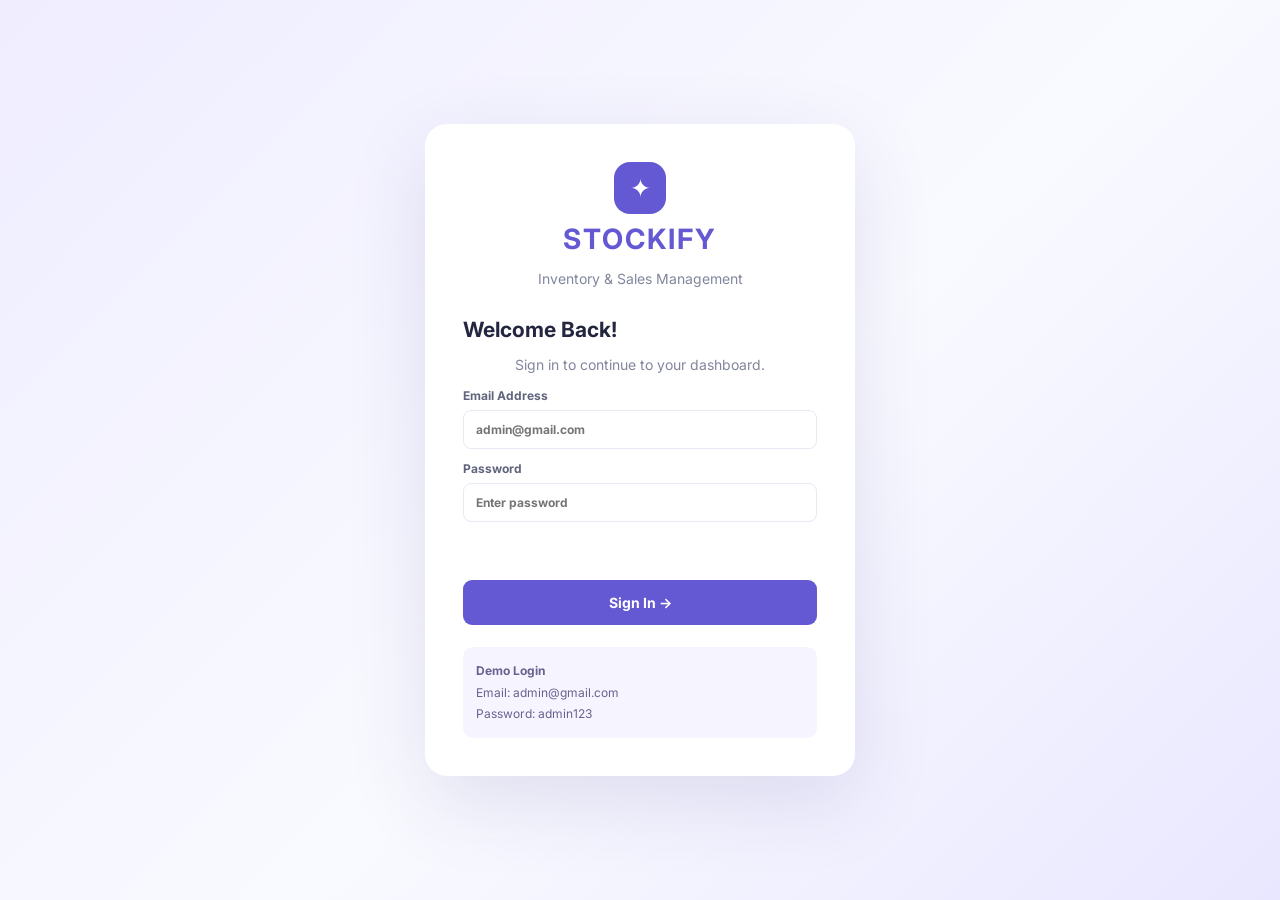
<file: Day-29/index.html>
<!DOCTYPE html>
<html lang="en">
<head>
  <meta charset="UTF-8">
  <meta name="viewport" content="width=device-width, initial-scale=1.0">
  <title>Stockify | Dashboard</title>
  <link rel="stylesheet" href="css/style.css">
</head>
<body>
  <aside class="sidebar">
    <h2 class="brand">✦ STOCKIFY</h2>
    <p class="side-label">MAIN MENU</p>
    <a class="active" href="index.html">▦ Dashboard</a>
    <a href="sales.html">▤ Sales Management</a>
    <a href="reports.html">▥ Reports</a>
    <p class="side-label">MANAGEMENT</p>
    <a href="#products">▣ Products</a>
    <a href="#categories">▦ Categories</a>
    <a href="#suppliers">♙ Suppliers</a>
    <a href="#activity">◷ Activity Log</a>
    <button class="logout-link" onclick="logout()">⇥ Logout</button>
  </aside>

  <main class="main">
    <header class="topbar">
      <div><h1>Dashboard</h1><p>Welcome back! Here's your business overview.</p></div>
      <div class="top-actions"><span id="todayDate"></span><button class="btn" onclick="logout()">Logout</button></div>
    </header>

    <section class="stats-grid">
      <article class="stat-card"><span class="stat-icon purple">▣</span><p>Total Products</p><h2 id="dashProducts">0</h2></article>
      <article class="stat-card"><span class="stat-icon blue">▤</span><p>Stock Units</p><h2 id="dashStock">0</h2></article>
      <article class="stat-card"><span class="stat-icon green">₹</span><p>Inventory Value</p><h2 id="dashValue">₹0</h2></article>
      <article class="stat-card"><span class="stat-icon orange">!</span><p>Low Stock</p><h2 id="dashLow">0</h2></article>
      <article class="stat-card"><span class="stat-icon pink">↗</span><p>Total Sales</p><h2 id="dashSales">0</h2></article>
      <article class="stat-card"><span class="stat-icon teal">₹</span><p>Sales Revenue</p><h2 id="dashRevenue">₹0</h2></article>
    </section>

    <section class="panel" id="products">
      <div class="section-heading"><div><h2>Product Management</h2><p>Manage your inventory products</p></div>
        <button class="btn" onclick="openProductForm()">+ Add Product</button></div>
      <form id="productForm" class="form-grid hidden">
        <input type="hidden" id="productEditId">
        <label>Product Name<input id="productName" required minlength="2"></label>
        <label>Category<input id="productCategory" required placeholder="Electronics"></label>
        <label>Selling Price (₹)<input id="productPrice" type="number" min="0.01" step="0.01" required></label>
        <label>Purchase Price (₹)<input id="productCost" type="number" min="0" step="0.01" value="0"></label>
        <label>Stock Quantity<input id="productStock" type="number" min="0" step="1" required></label>
        <label>Minimum Stock<input id="productMinimum" type="number" min="0" value="10"></label>
        <div class="form-actions"><button class="btn" type="submit">Save Product</button><button class="btn secondary" type="button" onclick="closeProductForm()">Cancel</button></div>
      </form>
      <div class="table-wrap"><table><thead><tr><th>Product</th><th>Category</th><th>Price</th><th>Cost</th><th>Stock</th><th>Status</th><th>Actions</th></tr></thead><tbody id="productTable"></tbody></table></div>
    </section>

    <div class="two-columns">
      <section class="panel" id="categories"><div class="section-heading"><div><h2>Categories</h2><p>Add product categories</p></div></div>
        <form id="categoryForm" class="inline-form"><input id="categoryName" placeholder="Category name" required><button class="btn">Add</button></form>
        <ul id="categoryList" class="simple-list"></ul>
      </section>
      <section class="panel" id="suppliers"><div class="section-heading"><div><h2>Suppliers</h2><p>Manage supplier contacts</p></div></div>
        <form id="supplierForm" class="stack-form">
          <input id="supplierName" placeholder="Supplier name" required>
          <input id="supplierPhone" placeholder="Phone number">
          <input id="supplierEmail" type="email" placeholder="Email address">
          <button class="btn">Add Supplier</button>
        </form>
        <ul id="supplierList" class="simple-list"></ul>
      </section>
    </div>

    <section class="panel"><div class="section-heading"><div><h2>Recent Sales</h2><p>Your latest transactions</p></div><a class="text-link" href="sales.html">View all sales →</a></div>
      <div class="table-wrap"><table><thead><tr><th>Invoice</th><th>Customer</th><th>Date</th><th>Total</th><th>Payment</th></tr></thead><tbody id="recentSales"></tbody></table></div>
    </section>
    <section class="panel" id="activity"><h2>Recent Activity</h2><ul id="activityList" class="simple-list"></ul></section>
  </main>

  <script src="js/storage.js"></script>
<script src="js/auth.js"></script>
<script src="js/activityLog.js"></script>
<script src="js/notifications.js"></script>
<script src="js/products.js"></script>
<script src="js/categories.js"></script>
<script src="js/suppliers.js"></script>
<script src="js/main.js"></script>
</body>
</html>
</file>
<file: Day-29/css/style.css>
@import url('https://fonts.googleapis.com/css2?family=Inter:wght@400;500;600;700;800&display=swap');

:root {
  --primary: #6558d3;
  --primary-dark: #5043b5;
  --bg: #f5f6fc;
  --text: #242640;
  --muted: #81869d;
  --border: #e8eaf3;
  --green: #13865f;
  --red: #d7475b;
  --white: #fff;
  --shadow: 0 8px 25px rgba(45, 42, 95, .06);
}

* { box-sizing: border-box; }
body {
  margin: 0;
  background: var(--bg);
  color: var(--text);
  font-family: Inter, -apple-system, BlinkMacSystemFont, "Segoe UI", sans-serif;
  font-size: 14px;
}
a { color: inherit; text-decoration: none; }
button, input, select { font: inherit; }
button { cursor: pointer; }
.sidebar {
  position: fixed; inset: 0 auto 0 0; width: 245px;
  background: #fff; padding: 27px 18px; border-right: 1px solid var(--border);
  display: flex; flex-direction: column; z-index: 5;
}
.brand { color: var(--primary); font-size: 23px; letter-spacing: 1px; margin: 0 0 40px 8px; }
.side-label { color: #a1a4b6; font-size: 10px; font-weight: 800; letter-spacing: 1.5px; margin: 16px 10px 10px; }
.sidebar a, .logout-link {
  padding: 13px 14px; margin: 3px 0; border-radius: 10px; color: #6f7288;
  font-weight: 600; transition: .2s; display: block; border: 0; background: transparent; text-align: left;
}
.sidebar a:hover, .sidebar a.active { color: var(--primary); background: #f0efff; }
.logout-link { margin-top: auto; color: var(--red); }
.main { margin-left: 245px; padding: 30px; max-width: 1800px; }
.topbar { display: flex; justify-content: space-between; align-items: center; gap: 20px; margin-bottom: 25px; }
.topbar h1 { font-size: 27px; margin: 0 0 7px; }
.topbar p, .section-heading p { color: var(--muted); margin: 0; }
.top-actions { display: flex; align-items: center; gap: 15px; color: var(--muted); }
.stats-grid { display: grid; grid-template-columns: repeat(3, minmax(0, 1fr)); gap: 17px; margin-bottom: 22px; }
.stat-card, .panel {
  background: var(--white); border: 1px solid var(--border); border-radius: 15px;
  box-shadow: var(--shadow);
}
.stat-card { padding: 20px; min-height: 125px; position: relative; }
.stat-card p { color: var(--muted); margin: 9px 0; font-size: 13px; }
.stat-card h2 { margin: 0; font-size: 25px; letter-spacing: -.5px; }
.stat-icon { width: 36px; height: 36px; display: grid; place-items: center; border-radius: 11px; font-size: 18px; font-weight: 800; }
.purple { color: #6558d3; background: #f0efff; }
.blue { color: #3477d5; background: #edf4ff; }
.green { color: #13865f; background: #e9f8f1; }
.orange { color: #d88a26; background: #fff5e7; }
.pink { color: #d45b89; background: #fff0f5; }
.teal { color: #168d9b; background: #e9f9fb; }
.panel { padding: 23px; margin-bottom: 22px; min-width: 0; }
.section-heading { display: flex; align-items: center; justify-content: space-between; gap: 15px; margin-bottom: 19px; }
.section-heading h2, .panel h2 { font-size: 17px; margin: 0 0 6px; }
.btn {
  border: 0; background: var(--primary); color: white; padding: 11px 16px;
  border-radius: 9px; font-weight: 700; transition: .2s;
}
.btn:hover { background: var(--primary-dark); transform: translateY(-1px); }
.btn.secondary { background: #f0efff; color: var(--primary); }
.btn.secondary:hover { background: #e5e2ff; }
.full-btn { width: 100%; margin-top: 18px; padding: 14px; }
.table-wrap { width: 100%; overflow-x: auto; }
table { width: 100%; border-collapse: collapse; min-width: 650px; }
th { text-align: left; color: #85899e; background: #fafaff; font-size: 11px; text-transform: uppercase; letter-spacing: .5px; }
th, td { padding: 14px 12px; border-bottom: 1px solid #eff0f6; white-space: nowrap; }
td { font-size: 13px; }
tbody tr:hover { background: #fbfbff; }
.empty { color: var(--muted); text-align: center; padding: 25px; }
.form-grid { display: grid; grid-template-columns: repeat(3, minmax(0, 1fr)); gap: 15px; margin: 15px 0; }
label { display: flex; flex-direction: column; gap: 7px; font-size: 12px; font-weight: 700; color: #60647c; }
input, select {
  width: 100%; min-width: 0; border: 1px solid var(--border); border-radius: 8px;
  padding: 11px 12px; outline: none; color: var(--text); background: white;
}
input:focus, select:focus { border-color: var(--primary); box-shadow: 0 0 0 3px #6558d31a; }
.form-actions { display: flex; align-items: end; gap: 10px; grid-column: 1 / -1; }
.hidden { display: none !important; }
.two-columns { display: grid; grid-template-columns: 1fr 1fr; gap: 20px; }
.inline-form { display: flex; gap: 9px; margin: 15px 0; }
.stack-form { display: grid; gap: 12px; margin: 15px 0; }
.simple-list { padding: 0; margin: 12px 0 0; list-style: none; }
.simple-list li { padding: 11px 4px; border-bottom: 1px solid #eff0f6; color: #60647c; }
.text-link { color: var(--primary); font-weight: 700; }
.badge { display: inline-block; padding: 5px 9px; border-radius: 20px; font-size: 11px; font-weight: 700; background: #f0efff; color: var(--primary); }
.badge.good { color: var(--green); background: #e9f8f1; }
.badge.warn { color: #bb791a; background: #fff5e7; }
.badge.bad { color: var(--red); background: #fff0f1; }
.action-btn { border: 0; background: transparent; color: var(--primary); font-weight: 700; padding: 5px; }
.action-btn.danger { color: var(--red); }
.login-page { min-height: 100vh; display: grid; place-items: center; padding: 20px; background: linear-gradient(135deg, #efedff, #f9faff 55%, #e9e7ff); }
.login-card { background: white; width: min(430px, 100%); padding: 38px; border-radius: 22px; box-shadow: 0 25px 80px #37308020; }
.login-card h1 { color: var(--primary); text-align: center; letter-spacing: 2px; margin: 8px 0; }
.login-card h2 { margin: 30px 0 8px; }
.login-card > p { text-align: center; }
.login-logo { margin: auto; display: grid; place-items: center; width: 52px; height: 52px; border-radius: 16px; color: white; background: var(--primary); font-size: 25px; }
.muted { color: var(--muted); }
.demo-login { margin-top: 22px; background: #f6f5ff; border-radius: 10px; padding: 13px; line-height: 1.8; color: #69628f; font-size: 12px; }
.error-message { color: var(--red); min-height: 16px; margin: 0; }
@media (max-width: 1050px) {
  .sidebar { width: 205px; }
  .main { margin-left: 205px; padding: 22px; }
  .stats-grid { grid-template-columns: repeat(2, minmax(0, 1fr)); }
}
@media (max-width: 700px) {
  .sidebar { position: static; width: 100%; height: auto; padding: 14px; display: block; }
  .brand { margin: 0 0 10px; }
  .sidebar a { display: inline-block; padding: 9px; font-size: 12px; }
  .side-label { display: none; }
  .logout-link { display: inline-block; margin: 0; padding: 9px; }
  .main { margin: 0; padding: 15px; }
  .topbar { align-items: flex-start; }
  .topbar h1 { font-size: 22px; }
  .stats-grid, .two-columns, .form-grid { grid-template-columns: 1fr; }
  .section-heading { align-items: flex-start; flex-direction: column; }
  .panel { padding: 16px; }
}
</file>
